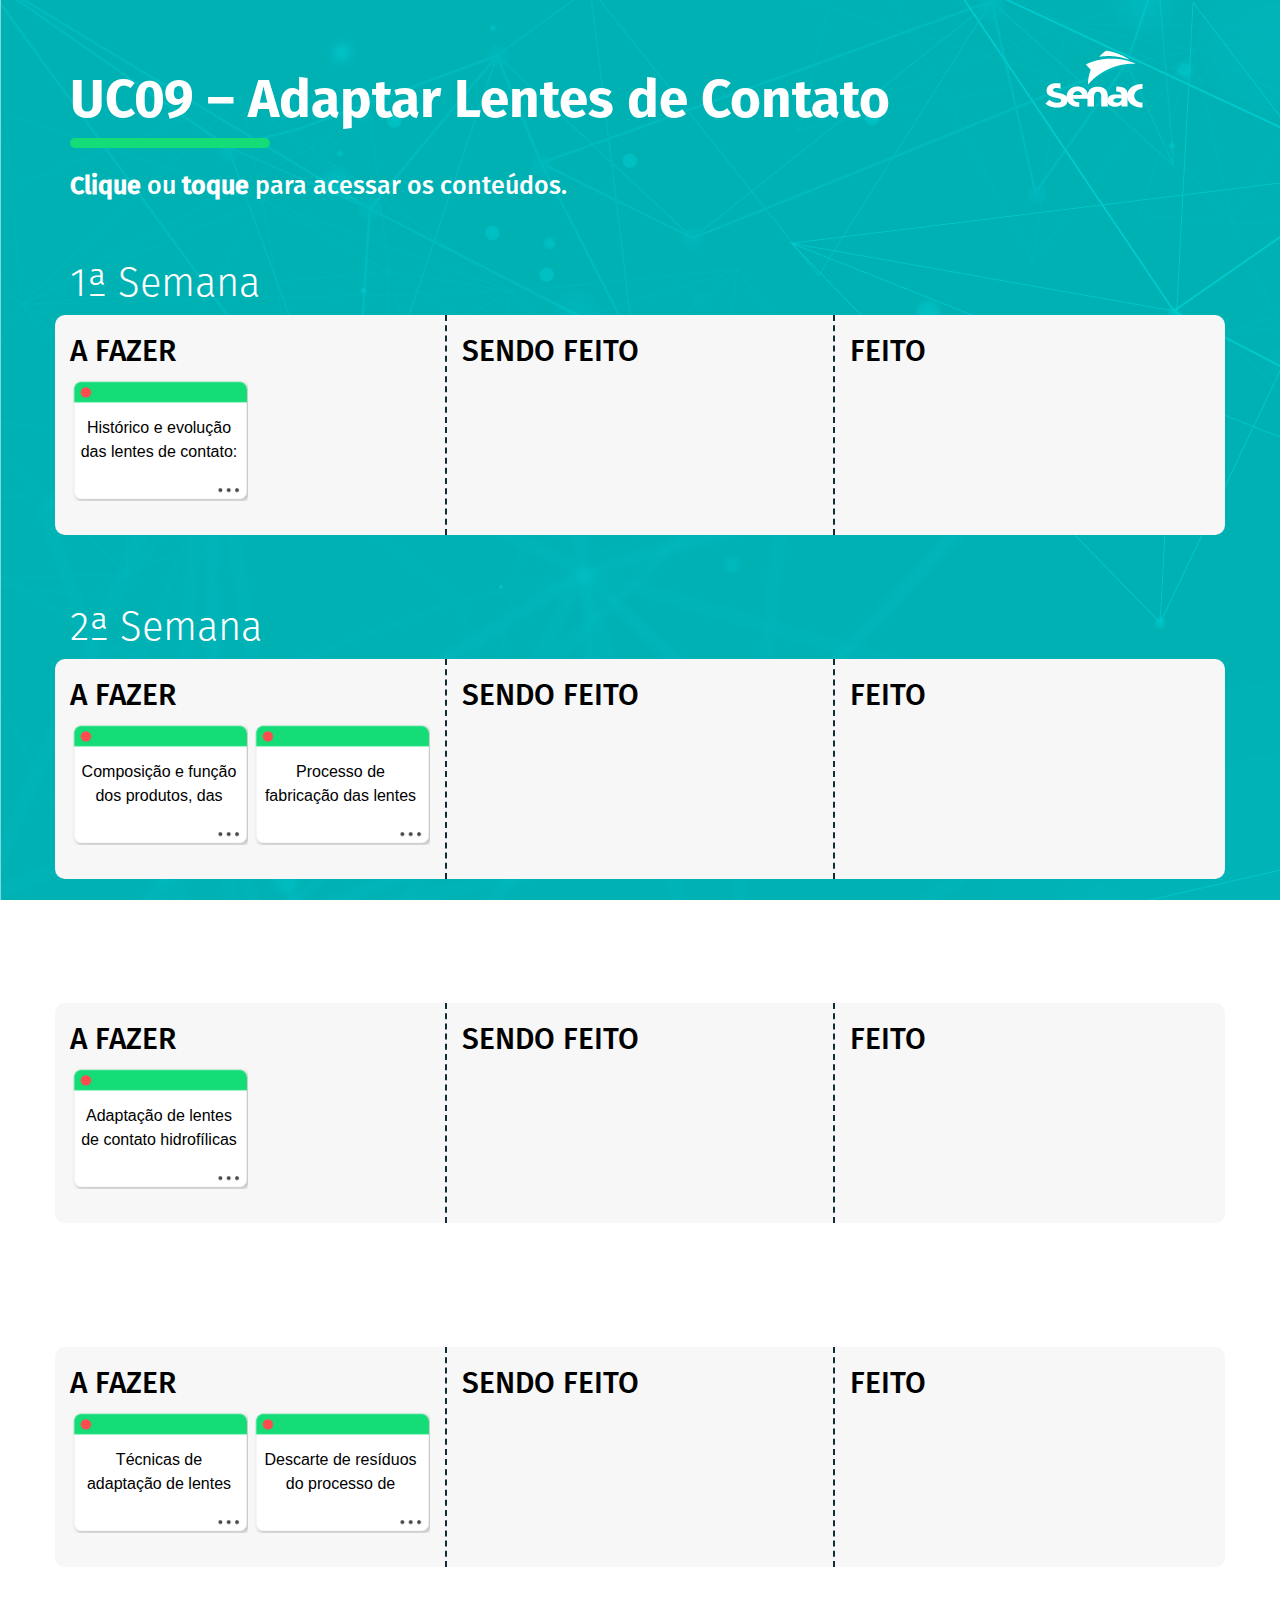
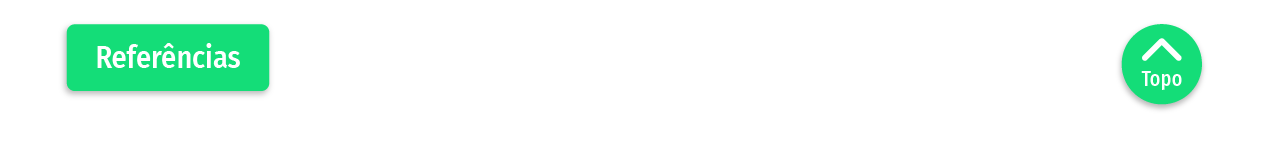
<file: index.html>
<!DOCTYPE html>
<html lang="pt-br" xmlns:mso="urn:schemas-microsoft-com:office:office"
	xmlns:msdt="uuid:C2F41010-65B3-11d1-A29F-00AA00C14882">

<head>
	<meta charset="UTF-8">
	<title>Técnico em Óptica - UC09</title>
	<meta name="viewport" content="width=device-width, initial-scale=1">
	<link rel="stylesheet" href="default/css/bootstrap.min.css">
	<link rel="stylesheet" href="default/css/style.css">

	<!--[if gte mso 9]><xml>
<mso:CustomDocumentProperties>
<mso:display_urn_x003a_schemas-microsoft-com_x003a_office_x003a_office_x0023_Editor msdt:dt="string">Jos� Renato dos Santos Pereira</mso:display_urn_x003a_schemas-microsoft-com_x003a_office_x003a_office_x0023_Editor>
<mso:Order msdt:dt="string">45190200.0000000</mso:Order>
<mso:display_urn_x003a_schemas-microsoft-com_x003a_office_x003a_office_x0023_Author msdt:dt="string">Jos� Renato dos Santos Pereira</mso:display_urn_x003a_schemas-microsoft-com_x003a_office_x003a_office_x0023_Author>
<mso:ContentTypeId msdt:dt="string">0x010100393332CEE5C5294F9D2C3CF7CCDACBE5</mso:ContentTypeId>
</mso:CustomDocumentProperties>
</xml><![endif]-->
</head>

<body>
	<header>
		<div class="container">
			<div class="row">
				<div class="col-xs-12 col-lg-2 pull-right text-right">
					<img src="assets/logo_senac.png" class="img-responsive">
				</div>
				<div class="col-xs-12 col-lg-10">
					<h1>UC09 – Adaptar Lentes de Contato </h1>
					<hr>
				</div>
				<div class="col-xs-12">
					<h4><strong>Clique</strong> ou <strong>toque</strong> para acessar os conteúdos.</h4>
				</div>
			</div>
		</div>
	</header>

	<div class="container grupos">

		<!-- 
			Uma div grupo contém os links de conteúdos de uma semana na UC, caso o curso
		tenha mais semanas, basta criar uma nova estrutura de grupo colocando um novo id (grupo6, por exemplo), se tiver menos semanas, basta excluir os grupos excedentes 
	     -->

		<!-- grupo 1 -->
		<div class="row">
			<div class="col-lg-12">
				<h2>1ª Semana</h2>
			</div>
		</div>

		<div class="row grupo" data-group="grupo1">
			<h3 class="hidden-lg hidden-md">A FAZER</h3>
			<div class="col-xs-12 col-sm-12 col-md-12 col-lg-4 drag-column">
				<h3 class="visible-lg visible-md">A FAZER</h3>

				<ul class="drag-inner-list" id="1" data-index="lista-fazer">
					<!--
						exemplo de conteúdo em uma semana, cada link de conteúdo é um li
					    dentro de uma ul, sempre posicionados na lista-fazer inicialmente
				     -->
					<li class="drag-item fazer" data-item="link1" data-toggle="tooltip" data-placement="top">
						<p><a href="conteudo/01_historico_e_evolucao_das_lentes.html" target="_blank"
								class="link">Histórico e evolução das lentes de contato:
								origem e principais fatos
							</a></p>
						<div class="dropdown dropdown-bubble">
							<a id="dLabel" data-toggle="dropdown" aria-haspopup="true" aria-expanded="false">
								<span class="caret"></span>
							</a>
							<ul class="dropdown-menu" aria-labelledby="dLabel">
								Mover para:
								<li class="mover-fazer">A fazer</li>
								<li class="mover-fazendo">Sendo feito</li>
								<li class="mover-feito">Feito</li>
							</ul>
						</div>
					</li>

					<!-- Estrutura básica de um link para conteúdo
					
						<li class="drag-item fazer" data-item="link2" data-toggle="tooltip" data-placement="top">
						<p><a href="../pastadoConteudo/index.html" target="_blank" class="link">nome do conteúdo</a></p>
						<div class="dropdown dropdown-bubble">
							<a id="dLabel" data-toggle="dropdown" aria-haspopup="true" aria-expanded="false">
								<span class="caret"></span>
							</a>
							<ul class="dropdown-menu" aria-labelledby="dLabel">
								Mover para:
								<li class="mover-fazer">A fazer</li>
								<li class="mover-fazendo">Sendo feito</li>
								<li class="mover-feito">Feito</li>
							</ul>
						</div>
					</li>

 					-->



				</ul>
				<div class="mao">
					<img src="assets/ico_mao.png" class="img-responsive">
				</div>
			</div>

			<h3 class="hidden-lg hidden-md">SENDO FEITO</h3>
			<div class="col-xs-12 col-sm-12 col-md-12 col-lg-4 drag-column drag-column-in-progress">
				<h3 class="visible-lg visible-md">SENDO FEITO</h3>
				<ul class="drag-inner-list" id="2" data-index="lista-fazendo">
				</ul>
			</div>
			<h3 class="hidden-lg hidden-md">FEITO</h3>
			<div class="col-xs-12 col-sm-12 col-md-12 col-lg-4 drag-column">
				<h3 class="visible-lg visible-md">FEITO</h3>
				<div class="setinha"></div>
				<div class="exemplo"></div>
				<ul class="drag-inner-list" id="3" data-index="lista-feito">
				</ul>
			</div>
		</div>
		<!-- grupo 1 -->

		<!-- grupo 2 -->
		<div class="row margin50">
			<div class="col-lg-12">
				<h2>2ª Semana</h2>
			</div>
		</div>
		<div class="row grupo" data-group="grupo2">
			<h3 class="hidden-lg hidden-md">A FAZER</h3>
			<div class="col-xs-12 col-sm-12 col-md-12 col-lg-4 drag-column">
				<h3 class="visible-lg visible-md">A FAZER</h3>
				<ul class="drag-inner-list" id="4" data-index="lista-fazer">
					<li class="drag-item fazer" data-item="link2" data-toggle="tooltip" data-placement="top">
						<p><a href="conteudo/02_composicao_e_funcao_dos_produtos.html" target="_blank"
								class="link">Composição e função dos produtos, das
								matérias-primas, recursos físicos e anatômicos oferecidos pelos diversos tipos de lentes
								de contato; materiais das lentes de contato hidrofílicas e de contato rígidas; desenho
								das lentes de contato hidrofílicas e rígidas </a></p>
						<div class="dropdown dropdown-bubble">
							<a id="dLabel" data-toggle="dropdown" aria-haspopup="true" aria-expanded="false">
								<span class="caret"></span>
							</a>
							<ul class="dropdown-menu" aria-labelledby="dLabel">
								Mover para:
								<li class="mover-fazer">A fazer</li>
								<li class="mover-fazendo">Sendo feito</li>
								<li class="mover-feito">Feito</li>
							</ul>
						</div>
					</li>
					<!--inserir os outros links a partir daqui-->

					<li class="drag-item fazer" data-item="link3" data-toggle="tooltip" data-placement="top">
						<p><a href="conteudo/03_processo_de_fabricacao_das_lentes.html" target="_blank"
								class="link">Processo de fabricação das lentes de contato
								rígidas e hidrofílicas </a></p>
						<div class="dropdown dropdown-bubble">
							<a id="dLabel" data-toggle="dropdown" aria-haspopup="true" aria-expanded="false">
								<span class="caret"></span>
							</a>
							<ul class="dropdown-menu" aria-labelledby="dLabel">
								Mover para:
								<li class="mover-fazer">A fazer</li>
								<li class="mover-fazendo">Sendo feito</li>
								<li class="mover-feito">Feito</li>
							</ul>
						</div>
					</li>

				</ul>
			</div>
			<h3 class="hidden-lg hidden-md">SENDO FEITO</h3>
			<div class="col-xs-12 col-sm-12 col-md-12 col-lg-4 drag-column drag-column-in-progress">
				<h3 class="visible-lg visible-md">SENDO FEITO</h3>
				<ul class="drag-inner-list" id="5" data-index="lista-fazendo">
				</ul>
			</div>
			<h3 class="hidden-lg hidden-md">FEITO</h3>
			<div class="col-xs-12 col-sm-12 col-md-12 col-lg-4 drag-column">
				<h3 class="visible-lg visible-md">FEITO</h3>
				<ul class="drag-inner-list" id="6" data-index="lista-feito">
				</ul>
			</div>
		</div>
		<!-- grupo 2 -->

		<!-- grupo 3 -->
		<div class="row margin50">
			<div class="col-lg-12">
				<h2>3ª Semana</h2>
			</div>
		</div>
		<div class="row grupo" data-group="grupo3">
			<h3 class="hidden-lg hidden-md">A FAZER</h3>
			<div class="col-xs-12 col-sm-12 col-md-12 col-lg-4 drag-column">
				<h3 class="visible-lg visible-md">A FAZER</h3>
				<ul class="drag-inner-list" id="7" data-index="lista-fazer">
					<!--exemplo na semana 3-->
					<li class="drag-item fazer" data-item="link4" data-toggle="tooltip" data-placement="top">
						<p><a href="conteudo/04_adaptacao_de_lentes_de_contato.html" target="_blank"
								class="link">Adaptação de lentes de contato hidrofílicas
								esféricas, asféricas e tóricas, rígidas esféricas, asféricas e tóricas; avaliação dos
								resultados das lentes de contato de teste monofocais; registro dos resultados na ficha
								de anamnese </a></p>
						<div class="dropdown dropdown-bubble">
							<a id="dLabel" data-toggle="dropdown" aria-haspopup="true" aria-expanded="false">
								<span class="caret"></span>
							</a>
							<ul class="dropdown-menu" aria-labelledby="dLabel">
								Mover para:
								<li class="mover-fazer">A fazer</li>
								<li class="mover-fazendo">Sendo feito</li>
								<li class="mover-feito">Feito</li>
							</ul>
						</div>
					</li>

					<!--demais link da semana aqui abaixo-->

				</ul>
			</div>
			<h3 class="hidden-lg hidden-md">SENDO FEITO</h3>
			<div class="col-xs-12 col-sm-12 col-md-12 col-lg-4 drag-column drag-column-in-progress">
				<h3 class="visible-lg visible-md">SENDO FEITO</h3>
				<ul class="drag-inner-list" id="8" data-index="lista-fazendo">
				</ul>
			</div>
			<h3 class="hidden-lg hidden-md">FEITO</h3>
			<div class="col-xs-12 col-sm-12 col-md-12 col-lg-4 drag-column">
				<h3 class="visible-lg visible-md">FEITO</h3>
				<ul class="drag-inner-list" id="9" data-index="lista-feito">
				</ul>
			</div>
		</div>
		<!-- grupo 3 -->

		<!-- grupo 4 -->
		<div class="row margin50">
			<div class="col-lg-12">
				<h2>4ª Semana</h2>
			</div>
		</div>
		<div class="row grupo" data-group="grupo4">
			<h3 class="hidden-lg hidden-md">A FAZER</h3>
			<div class="col-xs-12 col-sm-12 col-md-12 col-lg-4 drag-column">
				<h3 class="visible-lg visible-md">A FAZER</h3>
				<!-- <ul class="drag-inner-list" id="10" data-index="lista-fazer"> -->
				<!-- exemplo semana 04-->
				<!-- demais conteúdo da semana abaixo abaixo -->
				<!-- </ul> -->
				<ul class="drag-inner-list" id="10" data-index="lista-fazer">
					<!-- exemplo semana 04-->
					<li class="drag-item fazer" data-item="link5" data-toggle="tooltip" data-placement="top">
						<p><a href="conteudo/05_tecnicas_de_adaptacao_de_lentes_de_contato.html" target="_blank"
								class="link">Técnicas de adaptação de lentes de contato
								em pacientes presbitas, com ceratocone, em pacientes pós-cirúrgicos; sobrerrefração:
								definição; técnicas e equipamentos utilizados </a></p>
						<div class="dropdown dropdown-bubble">
							<a id="dLabel" data-toggle="dropdown" aria-haspopup="true" aria-expanded="false">
								<span class="caret"></span>
							</a>
							<ul class="dropdown-menu" aria-labelledby="dLabel">
								Mover para:
								<li class="mover-fazer">A fazer</li>
								<li class="mover-fazendo">Sendo feito</li>
								<li class="mover-feito">Feito</li>
							</ul>
						</div>
					</li>

					<li class="drag-item fazer" data-item="link5" data-toggle="tooltip" data-placement="top">
						<p><a href="conteudo/06_descarte_de_residuos.html" target="_blank" class="link">Descarte de
								resíduos do processo de
								adaptação de lentes de contato: tipos de resíduos gerados; impactos ambientais causados
								por descarte incorreto de resíduos; sustentabilidade </a></p>
						<div class="dropdown dropdown-bubble">
							<a id="dLabel" data-toggle="dropdown" aria-haspopup="true" aria-expanded="false">
								<span class="caret"></span>
							</a>
							<ul class="dropdown-menu" aria-labelledby="dLabel">
								Mover para:
								<li class="mover-fazer">A fazer</li>
								<li class="mover-fazendo">Sendo feito</li>
								<li class="mover-feito">Feito</li>
							</ul>
						</div>
					</li>
					<!-- demais conteúdo da semana abaixo abaixo -->
				</ul>
			</div>
			<h3 class="hidden-lg hidden-md">SENDO FEITO</h3>
			<div class="col-xs-12 col-sm-12 col-md-12 col-lg-4 drag-column drag-column-in-progress">
				<h3 class="visible-lg visible-md">SENDO FEITO</h3>
				<ul class="drag-inner-list" id="11" data-index="lista-fazendo">
				</ul>
			</div>
			<h3 class="hidden-lg hidden-md">FEITO</h3>
			<div class="col-xs-12 col-sm-12 col-md-12 col-lg-4 drag-column">
				<h3 class="visible-lg visible-md">FEITO</h3>
				<ul class="drag-inner-list" id="12" data-index="lista-feito">
				</ul>
			</div>
		</div>
		<!-- grupo 4 -->

		<div class="row">
			<div class="col-lg-2 pull-left text-right margin50" style="padding-left: 0;">
				<a href="conteudo/07_referencias.html" target="_blank" class="referencias ui-link" title="Referências"
					role="button"><img src="assets/btn_referencias.png" alt="Referencias"></a>
			</div>
			<div class="col-lg-2 pull-right text-right margin50">
				<a href="" class="voltar-topo" role="button" title="Voltar ao topo"><img src="assets/btn_topo.png"></a>
			</div>
		</div>

		<div class="modal fade" id="modal-id">
			<div class="modal-dialog">
				<div class="modal-content">
					<div class="modal-body">
						<div class="separador">
							<h4>Mover para:</h4>
						</div>
						<div class="separador">
							<p class="botao-fazendo">Sendo feito</p>
						</div>
						<div class="separador">
							<p class="botao-feito">Feito</p>
						</div>
					</div>
				</div>
			</div>
		</div>

	</div>
	<!-- partial -->
	<script src="default/js/jquery.min.js"></script>

	<script src="default/js/dragula.min.js"></script>
	<script src="default/js/script.js"></script>
	<script src="default/js/bootstrap.min.js"></script>
	<script src="default/js/jquery.mobile.js"></script>
	<script>
		$(function () {
			var titulo;

			$('.drag-item.fazer').hover(function () {
				titulo = $(this).children().first().text()
				$(this).attr('data-original-title', titulo)
			})

			$('[data-toggle="tooltip"]').tooltip()
		})
	</script>
	<script>
		var scriptElem = document.createElement("script");
		scriptElem.src = "https://plugin.handtalk.me/web/latest/handtalk.min.js",
			scriptElem.charset = "UTF-8",
			scriptElem.onload = function () {
				window.ht = new HT({
					token: "bf5b7efb148a829a126a0e0c9fd533bf",
					videoEnabled: true,
					ytEmbedReplace: true,
					align: "top",
					mobileConfig: {
						align: "right",
						actionsAlign: "top",
						customButtonStyle: {
							borderRadius: "6px",
							size: "38px",
							horizontalMargin: "13px",
							bottomMargin: "140px",
							rightMargin: "40px"
						}
					}
				})
			},
			document.body.appendChild(scriptElem);
	</script>
	<script src="https://plugin.handtalk.me/web/latest/handtalk.min.js" charset="UTF-8"></script>
</body>

</html>
</file>
<file: default/css/style.css>
@font-face {
  font-family: 'Fira Sans', sans-serif;
  src: url('https://fonts.googleapis.com/css?family=Fira+Sans:200,300,400,500,700&display=swap');
}
@font-face{
  font-family: 'Fira Sans bold';
  src: url(../fonts/FiraSans-Bold.otf);
}
@font-face {
  font-family: 'Fira Sans Condensed', sans-serif;
  src: url(../fonts/FiraSansCondensed-Light.otf);
}

@font-face{
  font-family: 'Fira Sans Light';
  src: url(../fonts/FiraSans-Light.otf);
}

@font-face{
  font-family: 'Fira Sans Medium';
  src: url(../fonts/FiraSans-Medium.otf);
}


* {
  box-sizing: border-box;
}

body {
  background: url(../../assets/bg.png);
  background-repeat: repeat;
  background-attachment: fixed;
  /* background-size: 100%;
  background-position: center; */
  width: 100%;
  height: 100vh;
  color: white;
  font-family: 'Lato';
  font-weight: 300;
  line-height: 1.5;
  -webkit-font-smoothing: antialiased;
}

header {
  padding-top: 50px;
  margin-bottom: 30px;
}

h1 {
  font-family: 'Fira Sans bold' !important;
  font-weight: bold;
  font-size: 53px;
  color: #ffffff;
  margin-bottom: 0px;
}

h2 {
  font-family: 'Fira Sans Light';
  font-size: 40px;
  color: #ffffff;
  font-weight: 300;
}

h3 {
  font-family: 'Fira Sans Medium';
  font-size: 30px;
  color: #000;
}
.h4, h4 {
  font-family: 'Fira Sans Medium';
  font-size: 25px;
}
hr {
  width: 200px;
  height: 10px;
  border-radius: 5px;
  background: #14dd78;
  border-top: unset;
  margin: 10px 0 15px;
}
a{
  color: inherit;
}
a:hover {
  text-decoration: none;
  color: inherit;
}
li p a{
  display: block;
}
.container.grupos{
  padding-bottom: 50px;
}

.grupo {
  background: #f7f7f7;
  border-radius: 10px;
  display: flex;
}

.grupo .drag-column {
  min-height: 220px;
}
.margin50{
  margin-top: 50px;
}
.drag-column-in-progress {
  border-right-style: dashed;
  border-left-style: dashed;
  border-color: #102c35;
  border-width: 2px;
}
.drag-item p {
  padding: 37px 10px 0;
  width: 100%;
  overflow: hidden;
}

.exemplo {
  width: 197px;
  height: 142px;
  background: url(../../assets/card_instrucao.png) no-repeat;
  display: none;
  position: absolute;
}

.setinha {
  background-image: url(../../assets/seta.png);
  background-repeat: no-repeat;
  position: absolute;
  left: -120px;
  top: 130px;
  animation: seta 2s infinite;
  width: 0px;
  height: 34px;
  background-size: 134px 34px;
  display: none;
}

@keyframes seta {
  0% {
    width: 0px;
    height: 34px;
  }
  80% {
    width: 134px;
    height: 34px;
  }
  100% {
    width: 134px;
    height: 34px;
  }
}

ul {
  list-style-type: none;
  margin: 0;
  padding: 0;
}

.drag-container {
  max-width: 1000px;
  margin: 20px auto;
}

.drag-list {
  display: flex;
  align-items: flex-start;
}

.drag-column h2 {
  font-size: 0.8rem;
  margin: 0;
  text-transform: uppercase;
  font-weight: 600;
}

.drag-inner-list {
  min-height: 150px;
}

.drag-item {
  width: 197px;
  height: 142px;
  transition: all 0.3s cubic-bezier(0.23, 1, 0.32, 1);
  font-family: 'Fira Sans Condensed', sans-serif;
  font-weight: 300;
  font-size: 16px;
  color: #000000;
  display: inline-grid;
  /* padding: 50px 15px; */
  text-align: center;
  cursor: pointer;
}

.drag-item:hover {
  transform: scale(1.03);
}

.drag-item.fazer {
  background: url(../../assets/card_a_fazer.png) no-repeat;
}

.drag-item.fazendo {
  background: url(../../assets/card_fazendo.png) no-repeat;
}

.drag-item.feito {
  background: url(../../assets/card_feito.png) no-repeat;
}

.drag-item.is-moving {
  -webkit-transform: scale(1.5);
  transform: scale(1.5);
  background: rgba(0, 0, 0, 0.8);
}

/* Dragula CSS  */

.gu-mirror {
  position: fixed !important;
  margin: 0 !important;
  z-index: 9999 !important;
  opacity: 0.8;
  list-style-type: none;
}

.gu-hide {
  display: none !important;
}

.gu-unselectable {
  -webkit-user-select: none !important;
  -moz-user-select: none !important;
  -ms-user-select: none !important;
  user-select: none !important;
}

.gu-transit {
  opacity: 0.2;
}

@media (max-width: 991px) {
  header{
    padding-top: 15px;
    margin-bottom: 30px;
  }
  h1{
    font-size: 30px;
  }
  h3 {
    background: #f7f7f7;
    margin: 0 0 -1px;
    padding: 30px 20px;
    display: flex;
  }
  .grupo {
    display: block;
    background-color: unset;
  }
  .drag-column-in-progress {
    border: unset;
  }
  .drag-inner-list {
    height: 100px;
    display: inline-flex;
  }
  .drag-list {
    display: block;
  }
  .grupo .drag-column {
    min-height: 167px;
    margin-bottom: 50px;
    background: #f7f7f7;
    overflow-x: scroll;
  }
  .visible-xs {
    display: flex !important;
  }
  hr {
    width: 200px;
    height: 13px;
    border-radius: 5px;
    background: #14dd78 ;
    border-top: unset;
    margin: 20px 0 0;
}
.margin50 {
  margin-top: unset;
}
.drag-item{
  margin-right: 20px;

}
}

@media screen and (min-width: 1600px) {
  .container {
    width: 1360px;
  }
}

.dropdown-bubble{
  display: inline-table;
  text-align: right;
}

.dropdown-bubble .dropdown-menu {
  margin-top: 0.8em;
  background-color: #00774F;
  color: #ffffff;
  min-width: 108px;
  padding: 0 9px;
  border-radius: 6px;
  left: 88px;
  top: -79px;
  height: 65px;
}

.caret {
  display: inline-block;
  width: 45px;
  height: 0;
  color: transparent;  

}

.dropdown-bubble .dropdown-menu li{
  cursor: pointer;
  font-weight: bold;
}


/* .dropdown-bubble .dropdown-menu:before,
.dropdown-bubble .dropdown-menu:after{
  content: ' ';
  display: block;
  border-style: solid;
  border-width: 0 .5em .6em .5em;
  border-color: transparent;
  position: absolute;
  left: 5.5em;
}

.dropdown-bubble .dropdown-menu:before {
  top: -.8em;

}

.dropdown-bubble .dropdown-menu:after {
  top: -.6em;
  border-bottom-color: #00558a;
} */

@media only screen and (min-width: 1000px) and (max-width: 1400px){
  .drag-item {
    width: 178px;
    height: 123px;
    background-size: 104% !important;
  }
}

.mao{
  position: absolute;
  width: 35px;
  bottom: 0;
  left: 82%;
  animation: anima-mao 3s;
  animation-iteration-count: 2;
  display: none;
}

@keyframes anima-mao{
  from
  {
    left: 82%;
  }
  to 
  {
    left: 10%;
  }
}

.modal-dialog {
  position: fixed;
  width: 78%;
  margin: 10px;
  bottom: 0;
  left: 8%;
}

.modal-body{
  color: #007950;
  text-align: center;
  padding: 3px;
}

.modal-body h4{
  font-size: 22px !important;
}

.modal-body p{
  font-weight: bold;
  font-size: 22px;
  cursor: pointer;
}

.separador{
  border-bottom: 1px solid #e7e7e0;
}

.separador:nth-child(3){
  border-bottom: unset;
}

.ui-loading .ui-loader { display: block; }
.ui-loader { display: none; position: absolute; opacity: .85; z-index: 100; left: 50%; width: 200px; margin-left: -130px; margin-top: -35px; padding: 10px 30px; }



/**
*** Seta para BAIXO
**/
.dropdown-menu:before {
  content: "";
  display: block;
  vertical-align: middle;
  margin-right: 10px;
  width: 0;
  height: 0;
  border-left: 7px solid transparent;
  border-right: 7px solid transparent;
  border-top: 7px solid #327751;
  position: absolute;
  top: 63px;
  right: 0;
}
.dropdown-menu li{
  border-bottom: 0.8px dashed #eeee;
}

.disabled, .disabled h3{
  color: #AEB7B2;
  background: #E1F3EC;
}

.dropdown-menu .disabled{
  color: #AEB7B2;
  background-color: unset;
}

.voltar-topo{
  margin-top: 20px;
}

.mover-fazer{
  display: none;
}

@media only screen and (min-width:1000px) and (max-width: 1400px){
  .dropdown-bubble .dropdown-menu{
    padding: 0 8px;
  }
  .dropdown-menu::before {
    content: "";
    display: block;
    vertical-align: middle;
    margin-right: 10px;
    width: 0;
    height: 0;
    border-left: 7px solid transparent;
    border-right: 7px solidtransparent;
    border-top: 7px solid    #327751;
    position: absolute;
    top: 63px;
    right: 15px;
}
.drag-item p {
  padding: 38px 10px 0;
}
}

.tooltip.in{
  opacity: 1;
}
.tooltip > .tooltip-inner {
  background-color: #036280;
  opacity: 1;
}

.tooltip-arrow{ 
  border-top-color:#036280 !important; 
}
</file>
